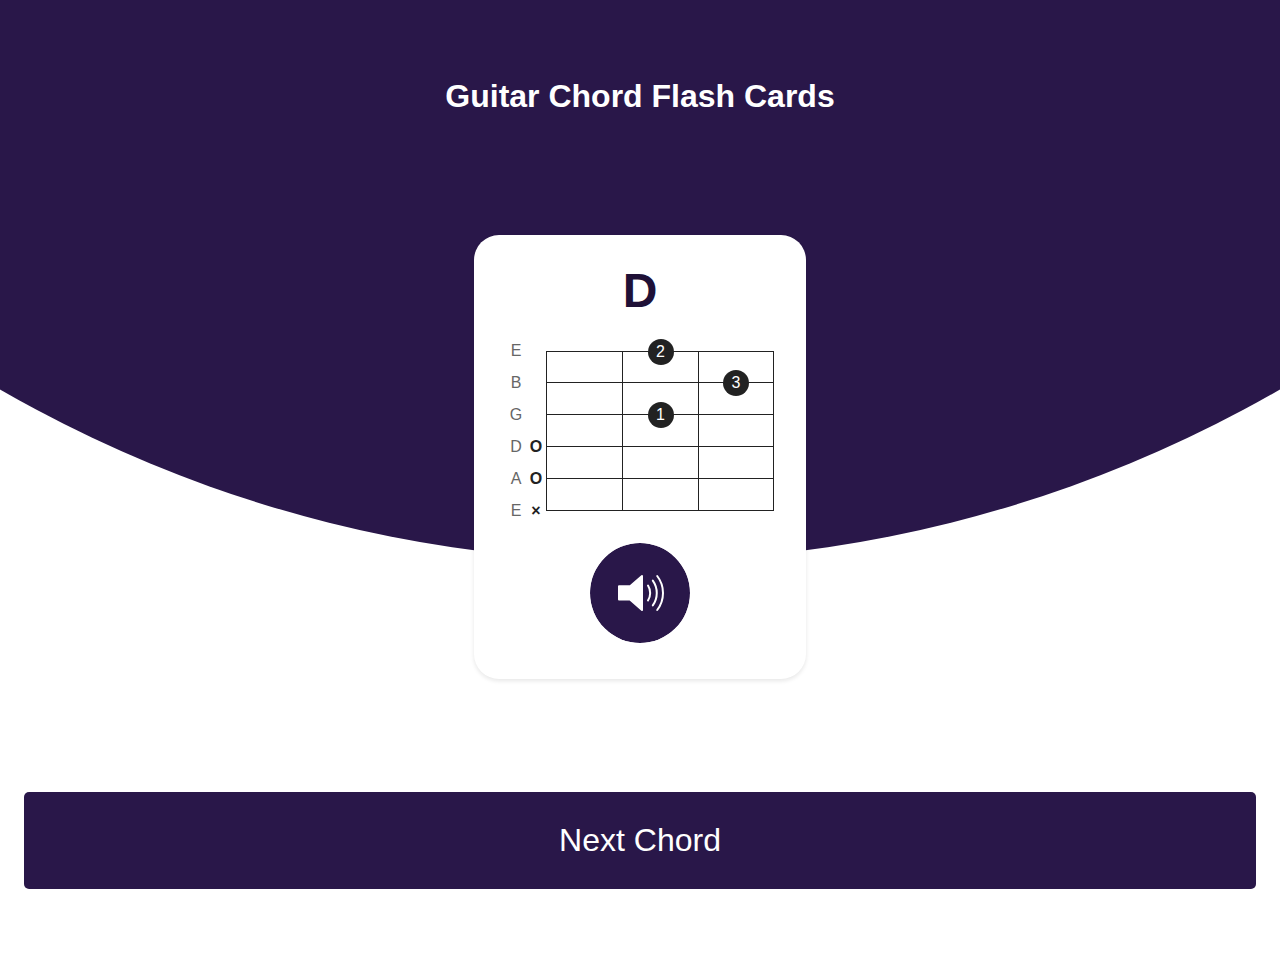
<file: index.html>
<!DOCTYPE html>
<html>
 <head>
  <title>Guitar Chord Flash Cards</title>
  <meta name="viewport" content="width=device-width, initial-scale=1">
  <link rel="stylesheet" href="css/styles.css" />
 </head>
 <body>
 <h1>Guitar Chord Flash Cards</h1>
  <div class="card">
    <div class="card-content" id="card_content">
      <!-- Content -->
    </div>
  </div>
  <button id="next_button">Next Chord</button>
  <script src="js/script.js"></script>
 </body>
</html>
</file>
<file: css/styles.css>
* {
 box-sizing:border-box;
}

html {
 font-size:16px;
 font-family: Helvetica, Arial, sans-serif;
 line-height: 1.15; 

}

body {
 display: flex;
 flex-flow: wrap;
 justify-content: center;
 align-items: center;
 height: 105vh;
 min-height: 666px;
 background-image: url('data:image/svg+xml;utf8,<svg xmlns="http://www.w3.org/2000/svg" viewBox="0 0 100 100"><circle cx="50" cy="50" r="50" fill="%23291749" /></svg>');
 background-position: center calc(100% - 400px);
 background-size: 200%;
 background-repeat: no-repeat;
 text-align: center;
 color: #fff;
}

h1 {
   width: 100%;
}

.page {
   padding: 30px;
}

.card {
   background-color: #fff;
   padding: 2em;
   border-radius: 25px;
   box-shadow: 0 2px 4px rgba(22, 22, 22, .1);
}

.chord-name {
    font-size: 3rem;
    font-weight: bold;
    text-align: center;
    position: relative;
    color: #1f1137;
    line-height: 1;
    margin: 0 auto;
    padding-bottom: 0.75em;
}

/* Diagram Styles */

.diagram .row {
   clear: both;
}

.diagram .row.first .fret {
   border-top: 1px solid #222;
}

.diagram .row.last .fret {
   border: 0;
}

.diagram .cell {
   float: left;
   position: relative;
   width: 76px;
   height: 32px;
}

.diagram .cell.fret {
   border: 1px solid #222;
   border-top: 0;
}

.diagram .cell.fret:not(:last-of-type) {
   border-right: 0;
}

.diagram .cell.label {
   width: 20px;
}

.diagram .cell .note {
   position: absolute;
   z-index: 2;
   width: 26px;
   height: 26px;
   left: 50%;
   margin-left: -13px;
   margin-top: -13px;
   color: #fff;
   background: #222;
   text-align: center;
   border-radius: 50%;
   padding-top: 4px;
}

.diagram .cell .note.string-name, .diagram .cell .note.open-string, .diagram .cell .note.x-string {
   background: none;
   color: #222;
}

.diagram .cell .note.string-name {
   color: #666;
}

.diagram .cell .note.open-string, .diagram .cell .note.x-string {
   font-weight: bold;
}

/* UI Styling */


h1 {
 text-align: center;
 font-size: 2em;
 margin-bottom: .75em;
}


#next_button {
 display: block;
 width: 100%;
 padding: 30px;
 background-color: #291749;
 color: #fff;
 border: none;
 border-radius: 5px;
 cursor: pointer;
 text-align: center;
 font-size: 2em;
 margin: 0.5em;
 }

 #next_button:hover {
 background-color: #1f1137;
}

.card .card-content button {
   background-repeat: no-repeat;
   background-size: contain;
   border: none;
   padding: 0;
   outline: none;
   font: inherit;
   color: inherit;
   cursor: pointer;
   width: 100px;
   height: 100px;
   border-radius: 50px;
}

.play-sample {
   background-image: url('../img/play-audio.svg');
}

.pause-sample {
   background-image: url('../img/pause-audio.svg');
}

.visually-hidden {
	position: absolute !important;
	width: 1px !important;
	height: 1px !important;
	padding: 0 !important;
	margin: -1px !important;
	overflow: hidden !important;
	clip: rect(0,0,0,0) !important;
	white-space: nowrap !important;
	border: 0 !important;
}
</file>
